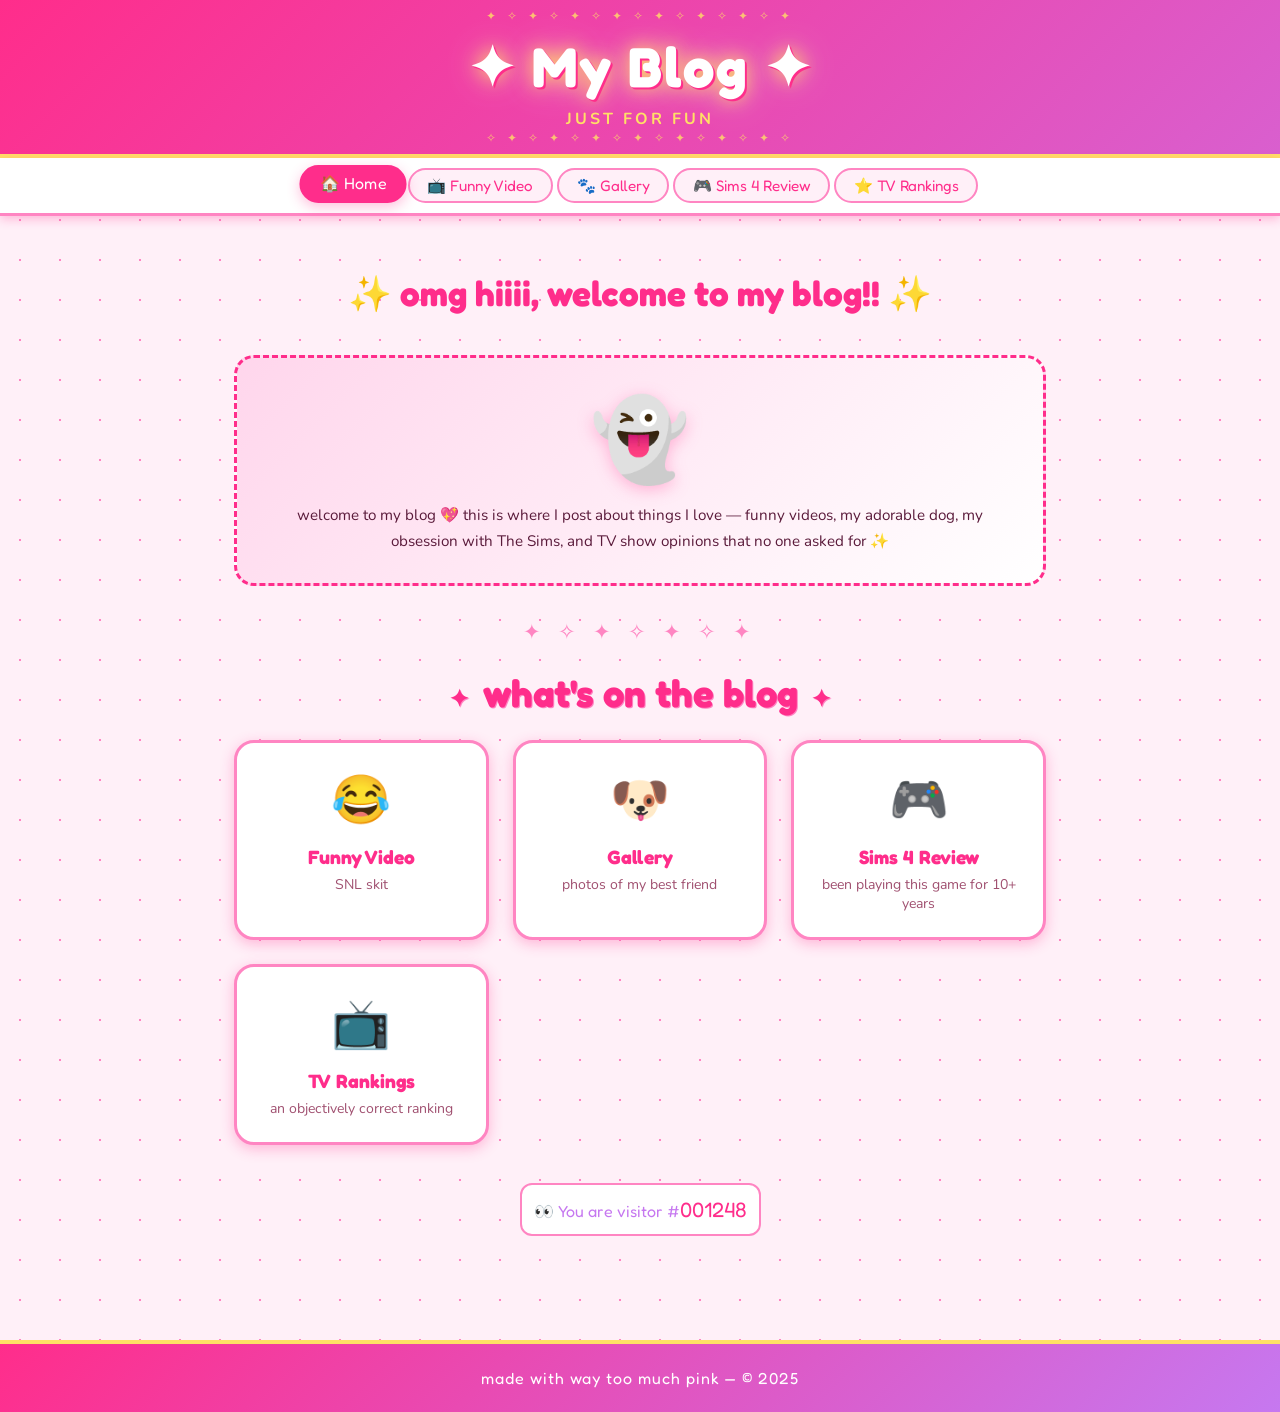
<file: index.html>
<!DOCTYPE html>
<html lang="en">
<head>
  <meta charset="UTF-8" />
  <meta name="viewport" content="width=device-width, initial-scale=1.0" />
  <title>✦ My Y2K Blog ✦</title>
  <link rel="stylesheet" href="style.css" />
  <style>
    /* Home-page only styles */

    /* Animated welcome banner */
    .welcome-banner {
      text-align: center;
      padding: 1rem;
      margin-bottom: 1.5rem;
    }
    .welcome-banner h2 {
      font-family: 'Fredoka One', cursive;
      font-size: clamp(1.4rem, 5vw, 2.2rem);
      color: var(--pink-hot);
      animation: bounce-in 0.8s cubic-bezier(0.34,1.56,0.64,1) both;
    }
    @keyframes bounce-in {
      from { transform: scale(0.5); opacity: 0; }
      to   { transform: scale(1);   opacity: 1; }
    }

    /* Blog post preview cards on the home page */
    .post-grid {
      display: grid;
      grid-template-columns: repeat(auto-fill, minmax(240px, 1fr));
      gap: 1.5rem;
      margin-top: 1rem;
    }

    .post-card {
      background: var(--white);
      border: 3px solid var(--pink-bubble);
      border-radius: 20px;
      padding: 1.5rem 1.25rem;
      text-align: center;
      text-decoration: none;
      color: var(--text-dark);
      box-shadow: 0 4px 14px var(--shadow);
      transition: transform 0.2s, box-shadow 0.2s;
      display: block;
    }
    .post-card:hover {
      transform: translateY(-6px) rotate(-1deg);
      box-shadow: 0 10px 28px var(--shadow);
      border-color: var(--pink-hot);
    }
    .post-card .emoji {
      font-size: 3rem;
      display: block;
      margin-bottom: 0.75rem;
      animation: wiggle 3s ease-in-out infinite;
    }
    /* Stagger the wiggles so they don't all move together */
    .post-card:nth-child(2) .emoji { animation-delay: 0.5s; }
    .post-card:nth-child(3) .emoji { animation-delay: 1s; }
    .post-card:nth-child(4) .emoji { animation-delay: 1.5s; }

    @keyframes wiggle {
      0%, 100% { transform: rotate(0deg); }
      25%       { transform: rotate(-8deg); }
      75%       { transform: rotate(8deg); }
    }
    .post-card h3 {
      font-family: 'Fredoka One', cursive;
      font-size: 1.2rem;
      color: var(--pink-hot);
      margin-bottom: 0.4rem;
    }
    .post-card p {
      font-size: 0.88rem;
      color: #a05070;
    }

    /* "About me" sidebar-style card */
    .about-card {
      background: linear-gradient(135deg, var(--pink-light), var(--white));
      border: 3px dashed var(--pink-hot);
      border-radius: 20px;
      padding: 1.75rem;
      margin-bottom: 2rem;
      text-align: center;
    }
    .about-card .avatar {
      font-size: 5rem;
      display: block;
      margin-bottom: 0.5rem;
      filter: drop-shadow(0 4px 8px var(--shadow));
    }
    .about-card h2 {
      font-family: 'Fredoka One', cursive;
      color: var(--pink-hot);
      font-size: 1.5rem;
      margin-bottom: 0.5rem;
    }
    .about-card p {
      font-size: 0.95rem;
      color: var(--text-dark);
      line-height: 1.7;
    }

    /* Visitor counter */
    .visitor-counter {
      text-align: center;
      font-family: 'Fredoka One', cursive;
      color: var(--purple-accent);
      font-size: 1rem;
      margin-top: 1rem;
      padding: 0.75rem;
      background: var(--white);
      border: 2px solid var(--pink-bubble);
      border-radius: 12px;
      display: inline-block;
    }
    .visitor-counter span {
      color: var(--pink-hot);
      font-size: 1.3rem;
    }
    .counter-wrap { text-align: center; }
  </style>
</head>
<body>

  <!-- HEADER: appears on every page -->
  <header>
    <h1>✦ My Blog ✦</h1>
    <p class="tagline">just for fun</p>
  </header>

  <!-- NAVIGATION: links to all pages -->
  <nav>
    <a href="index.html" class="active">🏠 Home</a>
    <a href="video.html">📺 Funny Video</a>
    <a href="gallery.html">🐾 Gallery</a>
    <a href="review.html">🎮 Sims 4 Review</a>
    <a href="ranking.html">⭐ TV Rankings</a>
  </nav>

  <main>

    <!-- Welcome message -->
    <div class="welcome-banner">
      <h2>✨ omg hiiii, welcome to my blog!! ✨</h2>
    </div>

    <!-- About me card -->
    <div class="about-card">
      <span class="avatar">👻</span>
      <p>
        welcome to my blog 💖 this is where I post about things I love —
        funny videos, my adorable dog, my obsession with The Sims, and TV show opinions
        that no one asked for ✨
      </p>
    </div>

    <div class="sparkle-divider">✦ ✧ ✦ ✧ ✦ ✧ ✦</div>

    <!-- Blog post links grid -->
    <h2 class="page-title"><span>✦</span> what's on the blog <span>✦</span></h2>

    <div class="post-grid">
      <a href="video.html" class="post-card">
        <span class="emoji">😂</span>
        <h3>Funny Video</h3>
        <p>SNL skit</p>
      </a>
      <a href="gallery.html" class="post-card">
        <span class="emoji">🐶</span>
        <h3>Gallery</h3>
        <p>photos of my best friend</p>
      </a>
      <a href="review.html" class="post-card">
        <span class="emoji">🎮</span>
        <h3>Sims 4 Review</h3>
        <p>been playing this game for 10+ years</p>
      </a>
      <a href="ranking.html" class="post-card">
        <span class="emoji">📺</span>
        <h3>TV Rankings</h3>
        <p>an objectively correct ranking</p>
      </a>
    </div>

    <!-- Visitor counter (fake/fun, JS-powered) -->
    <br/>
    <div class="counter-wrap">
      <div class="visitor-counter">
        👀 You are visitor #<span id="counter">000</span>
      </div>
    </div>

  </main>

  <footer>
    made with way too much pink — &copy; 2025
  </footer>

  <!-- Sparkle cursor effect -->
  <script src="sparkle.js"></script>

  <!-- Fake visitor counter: stores a count in the browser's local storage -->
  <script>
    // localStorage saves a small number in YOUR browser so it goes up each visit
    let count = parseInt(localStorage.getItem('visitCount') || '1247');
    count++;
    localStorage.setItem('visitCount', count);
    document.getElementById('counter').textContent = String(count).padStart(6, '0');
  </script>

</body>
</html>
</file>
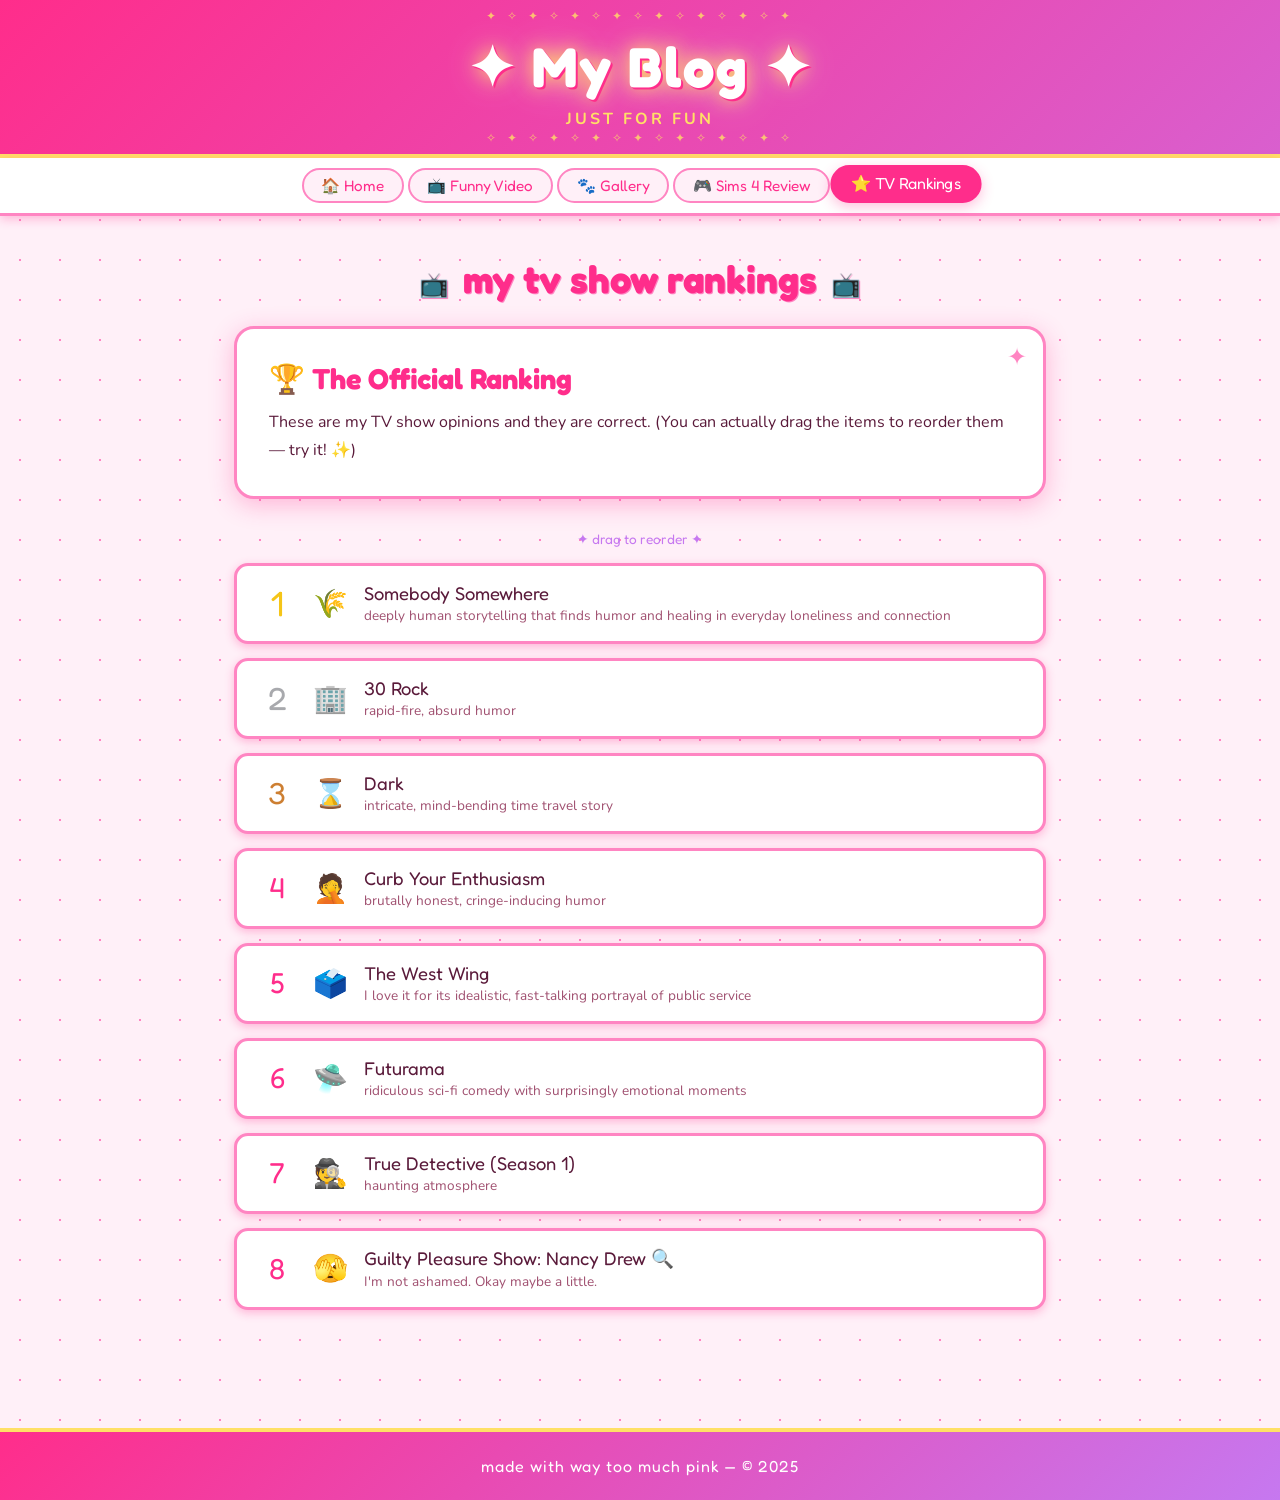
<file: ranking.html>
<!DOCTYPE html>
<html lang="en">
<head>
  <meta charset="UTF-8" />
  <meta name="viewport" content="width=device-width, initial-scale=1.0" />
  <title>✦ TV Rankings ✦ My Y2K Blog</title>
  <link rel="stylesheet" href="style.css" />
  <style>
    /* Ranking page specific styles */

    .ranking-list {
      list-style: none;
      padding: 0;
      margin-top: 0.5rem;
    }

    .ranking-item {
      display: flex;
      align-items: center;
      gap: 1rem;
      background: var(--white);
      border: 3px solid var(--pink-bubble);
      border-radius: 14px;
      padding: 1rem 1.25rem;
      margin-bottom: 0.85rem;
      box-shadow: 0 3px 10px var(--shadow);
      cursor: grab;
      transition: transform 0.2s, box-shadow 0.2s, border-color 0.2s;
      user-select: none;
    }
    .ranking-item:hover {
      transform: translateX(6px);
      border-color: var(--pink-hot);
      box-shadow: 0 6px 18px var(--shadow);
    }
    .ranking-item.dragging {
      opacity: 0.5;
      cursor: grabbing;
    }
    .ranking-item.drag-over {
      border-color: var(--purple-accent);
      border-style: dashed;
      background: var(--pink-light);
    }

    .rank-number {
      font-family: 'Fredoka One', cursive;
      font-size: 1.8rem;
      color: var(--pink-hot);
      min-width: 2.5rem;
      text-align: center;
      line-height: 1;
    }
    /* Special styling for top 3 */
    .ranking-item:nth-child(1) .rank-number { color: #f5c518; font-size: 2.2rem; }
    .ranking-item:nth-child(2) .rank-number { color: #a8a9ad; font-size: 2rem; }
    .ranking-item:nth-child(3) .rank-number { color: #cd7f32; font-size: 1.9rem; }

    .show-info { flex: 1; }
    .show-name {
      font-family: 'Fredoka One', cursive;
      font-size: 1.15rem;
      color: var(--text-dark);
    }
    .show-note {
      font-size: 0.85rem;
      color: #a05070;
      margin-top: 0.15rem;
    }
    .show-emoji { font-size: 1.75rem; }

    .drag-hint {
      text-align: center;
      font-size: 0.85rem;
      color: var(--purple-accent);
      font-family: 'Fredoka One', cursive;
      margin-bottom: 1rem;
    }

    .instructions {
      background: linear-gradient(135deg, #fff0f8, #f0d6ff);
      border: 2px dashed var(--purple-accent);
      border-radius: 14px;
      padding: 1.25rem;
      margin-bottom: 1.5rem;
      font-size: 0.95rem;
      line-height: 1.7;
      color: var(--text-dark);
    }
    .instructions strong { color: var(--pink-hot); }

    /* Tier label tags */
    .tier-badge {
      font-family: 'Fredoka One', cursive;
      font-size: 0.75rem;
      padding: 0.2rem 0.6rem;
      border-radius: 999px;
      background: var(--pink-light);
      color: var(--pink-hot);
      border: 1px solid var(--pink-bubble);
      white-space: nowrap;
    }
  </style>
</head>
<body>

  <header>
    <h1>✦ My Blog ✦</h1>
    <p class="tagline">just for fun</p>
  </header>

  <nav>
    <a href="index.html">🏠 Home</a>
    <a href="video.html">📺 Funny Video</a>
    <a href="gallery.html">🐾 Gallery</a>
    <a href="review.html">🎮 Sims 4 Review</a>
    <a href="ranking.html" class="active">⭐ TV Rankings</a>
  </nav>

  <main>
    <h2 class="page-title"><span>📺</span> my tv show rankings <span>📺</span></h2>

    <div class="card">
      <h2>🏆 The Official Ranking</h2>
      <p>
        These are my TV show opinions and they are correct. (You can actually drag the items to reorder them — try it! ✨)
      </p>
    </div>

    <p class="drag-hint">✦ drag to reorder ✦</p>

    <!-- RANKING LIST — update data-show, data-note, and data-emoji with YOUR shows! -->
    <ul class="ranking-list" id="ranking-list">
      <li class="ranking-item" draggable="true"
          data-show="Somebody Somewhere"
          data-note="deeply human storytelling that finds humor and healing in everyday loneliness and connection"
          data-emoji="🌾">
      </li>
      <li class="ranking-item" draggable="true"
          data-show="30 Rock"
          data-note="rapid-fire, absurd humor"
          data-emoji="🏢">
      </li>
      <li class="ranking-item" draggable="true"
          data-show="Dark"
          data-note="intricate, mind-bending time travel story"
          data-emoji="⌛">
      </li>
      <li class="ranking-item" draggable="true"
          data-show="Curb Your Enthusiasm"
          data-note="brutally honest, cringe-inducing humor"
          data-emoji="🤦">
      </li>
      <li class="ranking-item" draggable="true"
          data-show="The West Wing"
          data-note="I love it for its idealistic, fast-talking portrayal of public service"
          data-emoji="🗳️">
      </li>
      <li class="ranking-item" draggable="true"
          data-show="Futurama"
          data-note="ridiculous sci-fi comedy with surprisingly emotional moments"
          data-emoji="🛸">
      </li>
      <li class="ranking-item" draggable="true"
          data-show="True Detective (Season 1)"
          data-note="haunting atmosphere"
          data-emoji="🕵️">
      </li>
      <li class="ranking-item" draggable="true"
          data-show="Guilty Pleasure Show: Nancy Drew 🔍"
          data-note="I'm not ashamed. Okay maybe a little."
          data-emoji="🫣">
      </li>
    </ul>

  </main>

  <footer>
    made with way too much pink — &copy; 2025
  </footer>

  <script src="sparkle.js"></script>
  <script>
    // ---- Render ranking items from data attributes ----
    function renderList() {
      const items = document.querySelectorAll('.ranking-item');
      items.forEach((item, i) => {
        const show  = item.dataset.show;
        const note  = item.dataset.note;
        const emoji = item.dataset.emoji;
        const tierLabel = i === 0 ? '🏆 #1' : i < 3 ? 'top tier' : i < 5 ? 'great' : 'still good';
        item.innerHTML = `
          <div class="rank-number">${i + 1}</div>
          <div class="show-emoji">${emoji}</div>
          <div class="show-info">
            <div class="show-name">${show}</div>
            <div class="show-note">${note}</div>
          </div>
        `;
      });
    }
    renderList();

    // ---- Drag-and-drop reordering ----
    const list = document.getElementById('ranking-list');
    let draggedItem = null;

    list.addEventListener('dragstart', e => {
      draggedItem = e.target.closest('.ranking-item');
      draggedItem.classList.add('dragging');
    });
    list.addEventListener('dragend', e => {
      draggedItem.classList.remove('dragging');
      document.querySelectorAll('.ranking-item').forEach(i => i.classList.remove('drag-over'));
      renderList(); // re-number after drop
    });
    list.addEventListener('dragover', e => {
      e.preventDefault();
      const over = e.target.closest('.ranking-item');
      if (over && over !== draggedItem) {
        document.querySelectorAll('.ranking-item').forEach(i => i.classList.remove('drag-over'));
        over.classList.add('drag-over');
        // Insert before or after based on mouse position
        const rect = over.getBoundingClientRect();
        const midY = rect.top + rect.height / 2;
        if (e.clientY < midY) {
          list.insertBefore(draggedItem, over);
        } else {
          list.insertBefore(draggedItem, over.nextSibling);
        }
      }
    });
  </script>

</body>
</html>
</file>
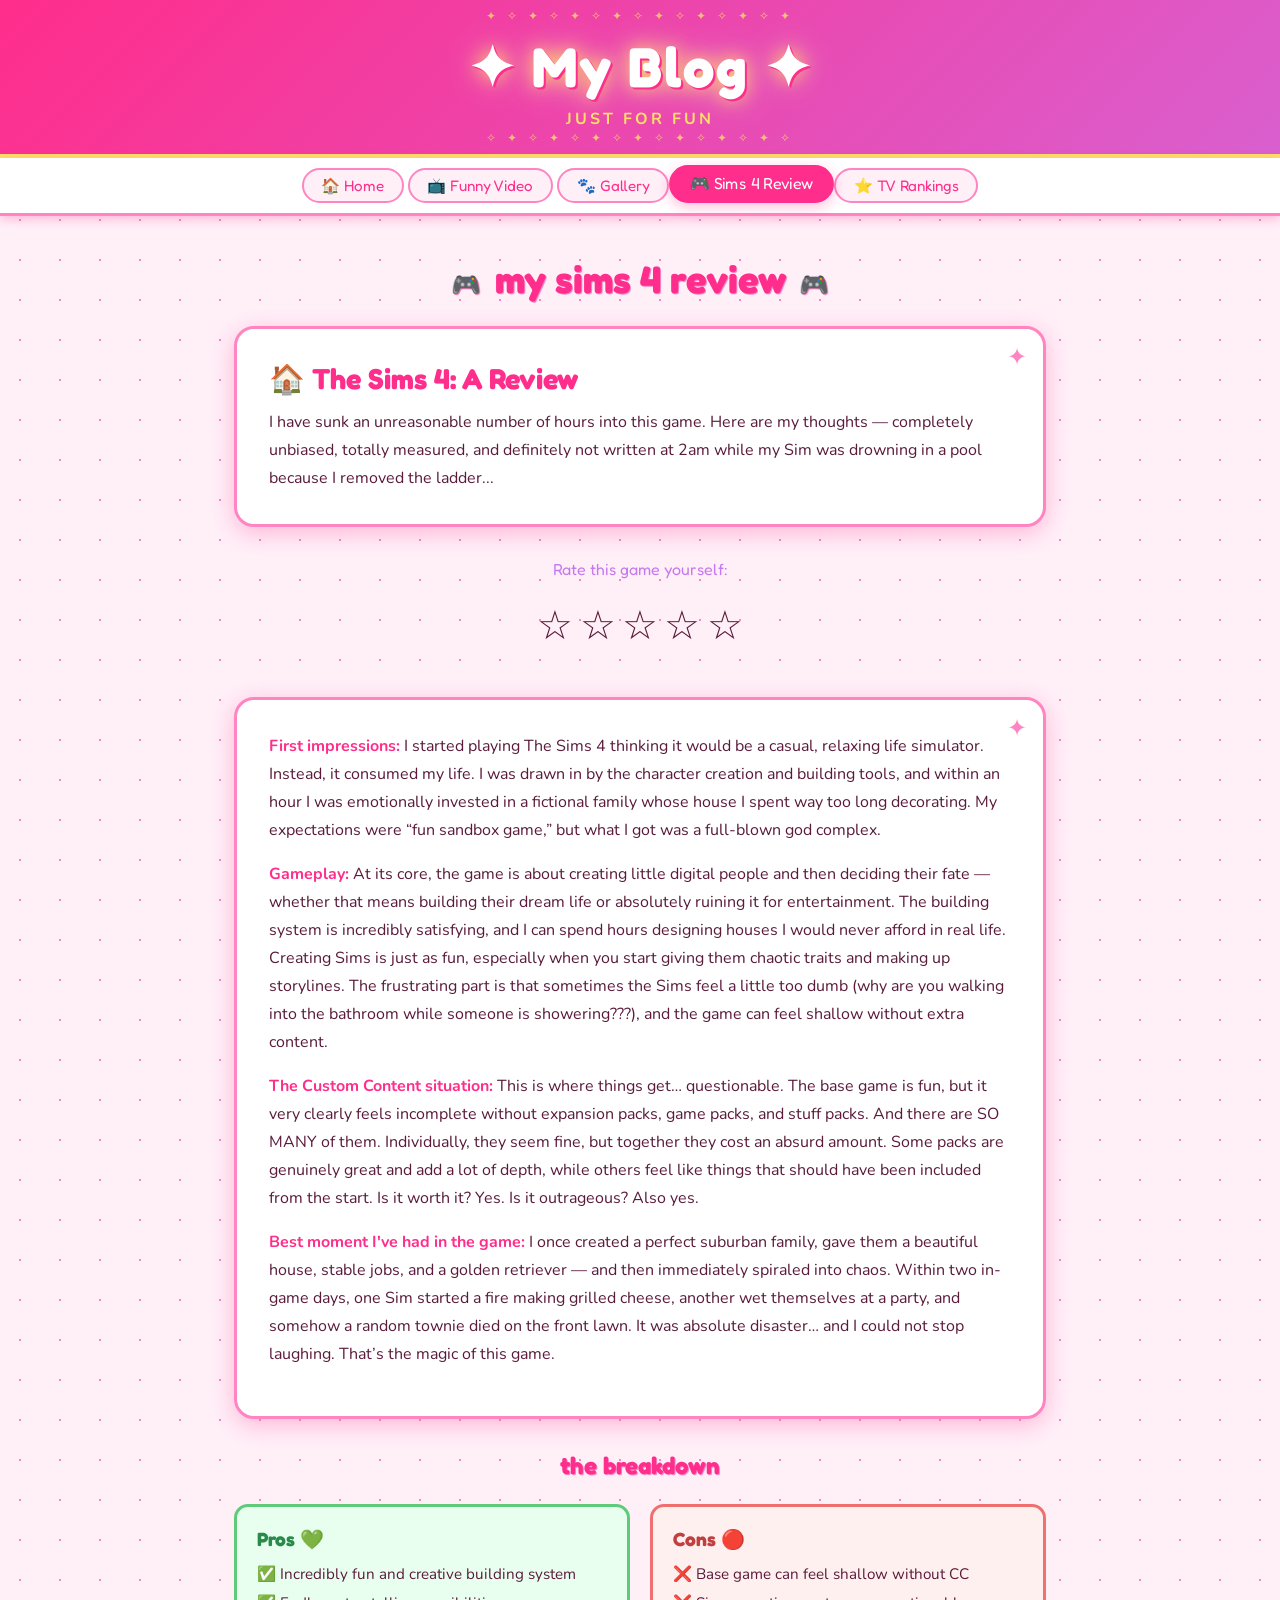
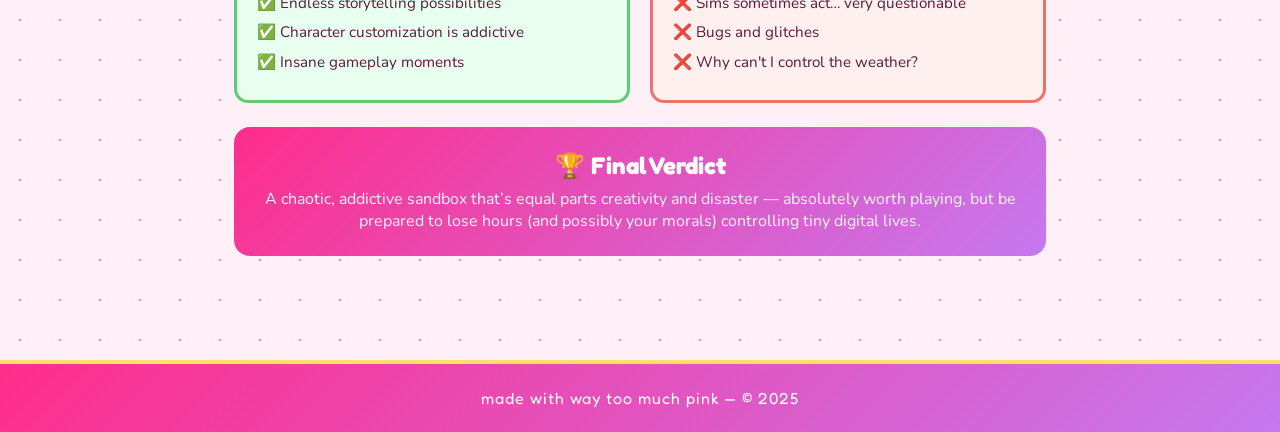
<file: review.html>
<!DOCTYPE html>
<html lang="en">
<head>
  <meta charset="UTF-8" />
  <meta name="viewport" content="width=device-width, initial-scale=1.0" />
  <title>✦ Sims 4 Review ✦ My Y2K Blog</title>
  <link rel="stylesheet" href="style.css" />
  <style>
    /* Review page specific styles */

    /* Pros / Cons layout */
    .pros-cons {
      display: grid;
      grid-template-columns: 1fr 1fr;
      gap: 1.25rem;
      margin: 1.5rem 0;
    }
    @media (max-width: 540px) {
      .pros-cons { grid-template-columns: 1fr; }
    }

    .pros, .cons {
      border-radius: 14px;
      padding: 1.25rem;
    }
    .pros {
      background: #e8fff0;
      border: 3px solid #5ecb7a;
    }
    .cons {
      background: #fff0f0;
      border: 3px solid #f07070;
    }
    .pros h3 { color: #2a8a4a; font-family: 'Fredoka One', cursive; font-size: 1.2rem; margin-bottom: 0.75rem; }
    .cons h3 { color: #c04040; font-family: 'Fredoka One', cursive; font-size: 1.2rem; margin-bottom: 0.75rem; }

    .pros ul, .cons ul {
      list-style: none;
      padding: 0;
    }
    .pros li::before { content: '✅ '; }
    .cons li::before { content: '❌ '; }
    .pros li, .cons li {
      margin-bottom: 0.4rem;
      font-size: 0.95rem;
      line-height: 1.5;
    }

    /* Star rating widget */
    .star-rating {
      display: flex;
      gap: 0.4rem;
      justify-content: center;
      font-size: 2.5rem;
      margin: 1.25rem 0;
      cursor: pointer;
    }
    .star { transition: transform 0.15s; }
    .star:hover, .star.filled { color: var(--gold-glitter); filter: drop-shadow(0 0 4px gold); }
    .star:hover { transform: scale(1.3); }

    .review-body {
      line-height: 1.85;
      font-size: 1rem;
    }
    .review-body p { margin-bottom: 1rem; }
    .review-body p strong { color: var(--pink-hot); }

    /* Verdict box */
    .verdict {
      background: linear-gradient(135deg, var(--pink-hot), var(--purple-accent));
      color: var(--white);
      border-radius: 16px;
      padding: 1.5rem;
      text-align: center;
      margin-top: 1.5rem;
    }
    .verdict h3 {
      font-family: 'Fredoka One', cursive;
      font-size: 1.5rem;
      margin-bottom: 0.5rem;
    }
    .verdict p { font-size: 1rem; opacity: 0.95; }

    .instructions {
      background: linear-gradient(135deg, #fff0f8, #f0d6ff);
      border: 2px dashed var(--purple-accent);
      border-radius: 14px;
      padding: 1.25rem;
      margin-bottom: 1.5rem;
      font-size: 0.95rem;
      line-height: 1.7;
      color: var(--text-dark);
    }
    .instructions strong { color: var(--pink-hot); }
  </style>
</head>
<body>

  <header>
    <h1>✦ My Blog ✦</h1>
    <p class="tagline">just for fun</p>
  </header>

  <nav>
    <a href="index.html">🏠 Home</a>
    <a href="video.html">📺 Funny Video</a>
    <a href="gallery.html">🐾 Gallery</a>
    <a href="review.html" class="active">🎮 Sims 4 Review</a>
    <a href="ranking.html">⭐ TV Rankings</a>
  </nav>

  <main>
    <h2 class="page-title"><span>🎮</span> my sims 4 review <span>🎮</span></h2>

    <!-- Intro card -->
    <div class="card">
      <h2>🏠 The Sims 4: A Review</h2>
      <p>
        I have sunk an unreasonable number of hours into this game. Here are my thoughts —
        completely unbiased, totally measured, and definitely not written at 2am while my Sim
        was drowning in a pool because I removed the ladder...
      </p>
    </div>

    <!-- Interactive star rating widget -->
    <p style="text-align:center; font-family:'Fredoka One',cursive; color:var(--purple-accent);">
      Rate this game yourself:</p>
    <div class="star-rating" id="stars">
      <span class="star" data-val="1">☆</span>
      <span class="star" data-val="2">☆</span>
      <span class="star" data-val="3">☆</span>
      <span class="star" data-val="4">☆</span>
      <span class="star" data-val="5">☆</span>
    </div>
    <p id="star-label" style="text-align:center; color:var(--pink-hot); font-family:'Fredoka One',cursive; font-size:1rem; min-height:1.5rem;"></p>

 <!-- REVIEW BODY — filled in -->
<div class="card">
  <div class="review-body">
    <p>
      <strong>First impressions:</strong> I started playing The Sims 4 thinking it would be a casual, relaxing life simulator. Instead, it consumed my life. I was drawn in by the character creation and building tools, and within an hour I was emotionally invested in a fictional family whose house I spent way too long decorating. My expectations were “fun sandbox game,” but what I got was a full-blown god complex.
    </p>
    <p>
      <strong>Gameplay:</strong> At its core, the game is about creating little digital people and then deciding their fate — whether that means building their dream life or absolutely ruining it for entertainment. The building system is incredibly satisfying, and I can spend hours designing houses I would never afford in real life. Creating Sims is just as fun, especially when you start giving them chaotic traits and making up storylines. The frustrating part is that sometimes the Sims feel a little too dumb (why are you walking into the bathroom while someone is showering???), and the game can feel shallow without extra content.
    </p>
    <p>
      <strong>The Custom Content situation:</strong> This is where things get… questionable. The base game is fun, but it very clearly feels incomplete without expansion packs, game packs, and stuff packs. And there are SO MANY of them. Individually, they seem fine, but together they cost an absurd amount. Some packs are genuinely great and add a lot of depth, while others feel like things that should have been included from the start. Is it worth it? Yes. Is it outrageous? Also yes.
    </p>
    <p>
      <strong>Best moment I've had in the game:</strong> I once created a perfect suburban family, gave them a beautiful house, stable jobs, and a golden retriever — and then immediately spiraled into chaos. Within two in-game days, one Sim started a fire making grilled cheese, another wet themselves at a party, and somehow a random townie died on the front lawn. It was absolute disaster… and I could not stop laughing. That’s the magic of this game.
    </p>
  </div>
</div>

<!-- Pros and Cons -->
<h2 class="page-title" style="font-size:1.5rem;">the breakdown</h2>
<div class="pros-cons">
  <div class="pros">
    <h3>Pros 💚</h3>
    <ul>
      <li>Incredibly fun and creative building system</li>
      <li>Endless storytelling possibilities</li>
      <li>Character customization is addictive</li>
      <li>Insane gameplay moments</li>
    </ul>
  </div>
  <div class="cons">
    <h3>Cons 🔴</h3>
    <ul>
      <li>Base game can feel shallow without CC</li>
      <li>Sims sometimes act… very questionable</li>
      <li>Bugs and glitches</li>
      <li>Why can't I control the weather?</li>
    </ul>
  </div>
</div>

<!-- Final verdict -->
<div class="verdict">
  <h3>🏆 Final Verdict</h3>
  <p>A chaotic, addictive sandbox that’s equal parts creativity and disaster — absolutely worth playing, but be prepared to lose hours (and possibly your morals) controlling tiny digital lives.</p>
</div>

  </main>

  <footer>
    made with way too much pink — &copy; 2025
  </footer>

  <script src="sparkle.js"></script>
  <script>
    // Interactive star rating widget
    const stars = document.querySelectorAll('.star');
    const label = document.getElementById('star-label');
    const messages = ['', 'rough...', 'it\'s okay', 'pretty good!', 'love it!! 💖', 'MASTERPIECE ✨🎮✨'];

    stars.forEach(star => {
      star.addEventListener('click', () => {
        const val = parseInt(star.dataset.val);
        stars.forEach((s, i) => {
          s.textContent = i < val ? '★' : '☆';
          s.classList.toggle('filled', i < val);
        });
        label.textContent = messages[val];
      });
      // Hover preview
      star.addEventListener('mouseenter', () => {
        const val = parseInt(star.dataset.val);
        stars.forEach((s, i) => s.textContent = i < val ? '★' : '☆');
      });
      star.addEventListener('mouseleave', () => {
        stars.forEach(s => {
          if (!s.classList.contains('filled')) s.textContent = '☆';
        });
      });
    });
  </script>

</body>
</html>
</file>
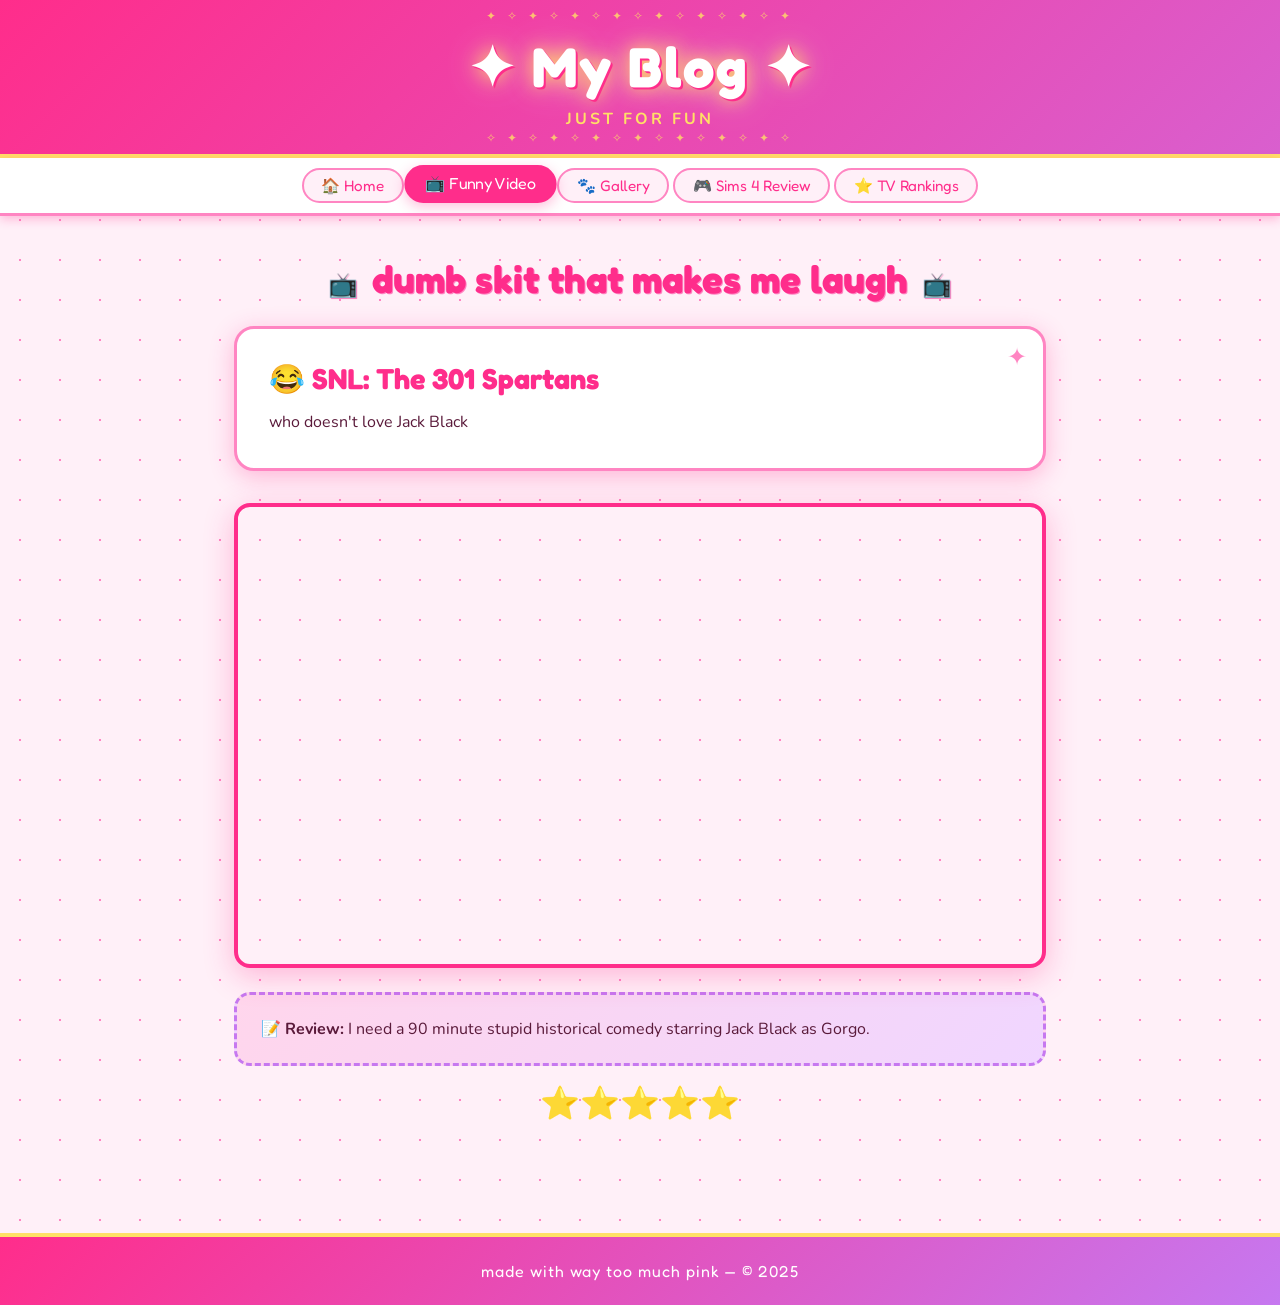
<file: video.html>
<!DOCTYPE html>
<html lang="en">
<head>
  <meta charset="UTF-8" />
  <meta name="viewport" content="width=device-width, initial-scale=1.0" />
  <title>✦ Fave Video ✦ My Y2K Blog</title>
  <link rel="stylesheet" href="style.css" />
  <style>
    /* Video page specific styles */

    .video-wrapper {
      position: relative;
      padding-bottom: 56.25%; /* 16:9 ratio */
      height: 0;
      overflow: hidden;
      border-radius: 16px;
      border: 4px solid var(--pink-hot);
      box-shadow: 0 8px 30px var(--shadow);
    }
    .video-wrapper iframe {
      position: absolute;
      top: 0; left: 0;
      width: 100%; height: 100%;
      border: none;
      border-radius: 12px;
    }

    .reaction-box {
      background: linear-gradient(135deg, var(--pink-light), #f0d6ff);
      border: 3px dashed var(--purple-accent);
      border-radius: 16px;
      padding: 1.25rem 1.5rem;
      margin-top: 1.5rem;
      font-size: 1rem;
      line-height: 1.75;
    }
    .reaction-box p { color: var(--text-dark); }

    .rating-stars {
      font-size: 2rem;
      text-align: center;
      margin: 1rem 0 0.25rem;
      animation: twinkle 1.5s ease-in-out infinite alternate;
    }
    @keyframes twinkle {
      from { filter: brightness(1); }
      to   { filter: brightness(1.5) drop-shadow(0 0 8px gold); }
    }
  </style>
</head>
<body>

  <header>
    <h1>✦ My Blog ✦</h1>
    <p class="tagline">just for fun</p>
  </header>

  <nav>
    <a href="index.html">🏠 Home</a>
    <a href="video.html" class="active">📺 Funny Video</a>
    <a href="gallery.html">🐾 Gallery</a>
    <a href="review.html">🎮 Sims 4 Review</a>
    <a href="ranking.html">⭐ TV Rankings</a>
  </nav>

  <main>
    <h2 class="page-title"><span>📺</span> dumb skit that makes me laugh <span>📺</span></h2>

    <div class="card">
      <h2>😂 SNL: The 301 Spartans</h2>
      <p>who doesn't love Jack Black</p>
    </div>

    <!-- YouTube embed — video ID pulled from your link -->
    <div class="video-wrapper">
      <iframe
        src="https://www.youtube.com/embed/tzcNYKcR70g"
        title="Funny Video"
        allow="accelerometer; autoplay; clipboard-write; encrypted-media; gyroscope; picture-in-picture"
        allowfullscreen>
      </iframe>
    </div>

    <!-- Reaction / commentary box -->
    <div class="reaction-box">
      <p>
        📝 <strong>Review:</strong> I need a 90 minute stupid historical comedy starring Jack Black as Gorgo.  
      </p>
    </div>

    <div class="rating-stars">⭐⭐⭐⭐⭐</div>
    </p>

  </main>

  <footer>
    made with way too much pink — &copy; 2025
  </footer>

  <script src="sparkle.js"></script>

</body>
</html>
</file>
<file: style.css>
/* =============================================
   Y2K GLITTER BLOG - style.css
   Shared styles for all pages
   ============================================= */

@import url('https://fonts.googleapis.com/css2?family=Fredoka+One&family=Nunito:wght@400;600;700&display=swap');

/* --- CSS Variables (color palette) --- */
:root {
  --pink-hot: #ff2d8b;
  --pink-bubble: #ff85c2;
  --pink-light: #ffd6ec;
  --pink-pale: #fff0f8;
  --white: #ffffff;
  --purple-accent: #c678f0;
  --gold-glitter: #ffe066;
  --text-dark: #5a1a3a;
  --shadow: rgba(255, 45, 139, 0.3);
}

/* --- Reset & Base --- */
* {
  margin: 0;
  padding: 0;
  box-sizing: border-box;
}

body {
  font-family: 'Nunito', sans-serif;
  background-color: var(--pink-pale);
  color: var(--text-dark);
  min-height: 100vh;
  overflow-x: hidden;

  /* Repeating star/sparkle pattern background */
  background-image:
    radial-gradient(circle, var(--pink-bubble) 1px, transparent 1px),
    radial-gradient(circle, var(--purple-accent) 1px, transparent 1px);
  background-size: 40px 40px, 80px 80px;
  background-position: 0 0, 20px 20px;
}

/* --- Sparkle cursor trail (JS adds these) --- */
.sparkle-dot {
  position: fixed;
  pointer-events: none;
  width: 10px;
  height: 10px;
  border-radius: 50%;
  animation: sparkle-fade 0.6s ease-out forwards;
  z-index: 9999;
}
@keyframes sparkle-fade {
  0%   { transform: scale(1); opacity: 1; }
  100% { transform: scale(0); opacity: 0; }
}

/* --- Header --- */
header {
  background: linear-gradient(135deg, var(--pink-hot), var(--purple-accent), var(--pink-bubble));
  background-size: 300% 300%;
  animation: gradient-shift 4s ease infinite;
  text-align: center;
  padding: 2rem 1rem 1.5rem;
  border-bottom: 4px solid var(--gold-glitter);
  box-shadow: 0 4px 20px var(--shadow);
  position: relative;
  overflow: hidden;
}

@keyframes gradient-shift {
  0%   { background-position: 0% 50%; }
  50%  { background-position: 100% 50%; }
  100% { background-position: 0% 50%; }
}

/* Glitter shimmer overlay on header */
header::before {
  content: '✦ ✧ ✦ ✧ ✦ ✧ ✦ ✧ ✦ ✧ ✦ ✧ ✦ ✧ ✦';
  position: absolute;
  top: 8px;
  left: 0; right: 0;
  font-size: 0.75rem;
  color: rgba(255, 224, 102, 0.8);
  letter-spacing: 4px;
  animation: shimmer-row 2s linear infinite alternate;
}
header::after {
  content: '✧ ✦ ✧ ✦ ✧ ✦ ✧ ✦ ✧ ✦ ✧ ✦ ✧ ✦ ✧';
  position: absolute;
  bottom: 8px;
  left: 0; right: 0;
  font-size: 0.75rem;
  color: rgba(255, 224, 102, 0.8);
  letter-spacing: 4px;
  animation: shimmer-row 2s linear infinite alternate-reverse;
}
@keyframes shimmer-row {
  from { letter-spacing: 4px; opacity: 0.7; }
  to   { letter-spacing: 8px; opacity: 1;   }
}

header h1 {
  font-family: 'Fredoka One', cursive;
  font-size: clamp(2rem, 6vw, 3.5rem);
  color: var(--white);
  text-shadow:
    2px 2px 0 var(--pink-hot),
    0 0 20px var(--gold-glitter),
    0 0 40px rgba(255,255,255,0.4);
  letter-spacing: 2px;
  animation: title-pulse 3s ease-in-out infinite;
}
@keyframes title-pulse {
  0%, 100% { text-shadow: 2px 2px 0 var(--pink-hot), 0 0 20px var(--gold-glitter); }
  50%       { text-shadow: 2px 2px 0 var(--pink-hot), 0 0 40px var(--gold-glitter), 0 0 60px white; }
}

header p.tagline {
  color: var(--gold-glitter);
  font-size: 1rem;
  margin-top: 0.5rem;
  font-weight: 700;
  letter-spacing: 3px;
  text-transform: uppercase;
}

/* --- Navigation Bar --- */
nav {
  background: var(--white);
  border-bottom: 3px solid var(--pink-bubble);
  display: flex;
  flex-wrap: wrap;
  justify-content: center;
  gap: 0.25rem;
  padding: 0.6rem 1rem;
  box-shadow: 0 3px 10px var(--shadow);
  position: sticky;
  top: 0;
  z-index: 100;
}

nav a {
  font-family: 'Fredoka One', cursive;
  color: var(--pink-hot);
  text-decoration: none;
  padding: 0.4rem 1.1rem;
  border-radius: 999px;
  border: 2px solid var(--pink-bubble);
  font-size: 0.95rem;
  transition: all 0.2s ease;
  background: var(--pink-pale);
}

nav a:hover, nav a.active {
  background: var(--pink-hot);
  color: var(--white);
  border-color: var(--pink-hot);
  transform: translateY(-2px) scale(1.05);
  box-shadow: 0 4px 12px var(--shadow);
}

/* --- Main Content Area --- */
main {
  max-width: 860px;
  margin: 2.5rem auto;
  padding: 0 1.5rem 4rem;
}

/* --- Card / Box style --- */
.card {
  background: var(--white);
  border: 3px solid var(--pink-bubble);
  border-radius: 20px;
  padding: 2rem;
  margin-bottom: 2rem;
  box-shadow: 0 6px 24px var(--shadow);
  position: relative;
  overflow: hidden;
}

/* Corner sparkle decoration on cards */
.card::before {
  content: '✦';
  position: absolute;
  top: 12px; right: 16px;
  font-size: 1.5rem;
  color: var(--pink-bubble);
  animation: spin-star 4s linear infinite;
}
@keyframes spin-star {
  from { transform: rotate(0deg); }
  to   { transform: rotate(360deg); }
}

.card h2 {
  font-family: 'Fredoka One', cursive;
  font-size: 1.8rem;
  color: var(--pink-hot);
  margin-bottom: 0.75rem;
}

.card p {
  line-height: 1.75;
  font-size: 1rem;
  color: var(--text-dark);
}

/* --- Page-specific headings --- */
h2.page-title {
  font-family: 'Fredoka One', cursive;
  font-size: clamp(1.6rem, 4vw, 2.4rem);
  color: var(--pink-hot);
  text-align: center;
  margin-bottom: 1.5rem;
  text-shadow: 1px 1px 0 var(--pink-bubble);
}
h2.page-title span {
  font-size: 1.5rem;
  margin: 0 0.3rem;
}

/* --- Divider --- */
.sparkle-divider {
  text-align: center;
  color: var(--pink-bubble);
  font-size: 1.3rem;
  letter-spacing: 6px;
  margin: 1.5rem 0;
}

/* --- Footer --- */
footer {
  background: linear-gradient(135deg, var(--pink-hot), var(--purple-accent));
  color: var(--white);
  text-align: center;
  padding: 1.5rem;
  font-family: 'Fredoka One', cursive;
  font-size: 1rem;
  letter-spacing: 1px;
  border-top: 4px solid var(--gold-glitter);
}
footer span {
  color: var(--gold-glitter);
}

/* --- Buttons --- */
.btn-pink {
  display: inline-block;
  background: var(--pink-hot);
  color: var(--white);
  font-family: 'Fredoka One', cursive;
  font-size: 1rem;
  padding: 0.6rem 1.5rem;
  border-radius: 999px;
  text-decoration: none;
  border: none;
  cursor: pointer;
  box-shadow: 0 4px 12px var(--shadow);
  transition: transform 0.2s, box-shadow 0.2s;
}
.btn-pink:hover {
  transform: translateY(-3px) scale(1.05);
  box-shadow: 0 8px 20px var(--shadow);
}

/* --- Responsive --- */
@media (max-width: 600px) {
  nav a { font-size: 0.8rem; padding: 0.35rem 0.8rem; }
  .card { padding: 1.25rem; }
}
</file>
